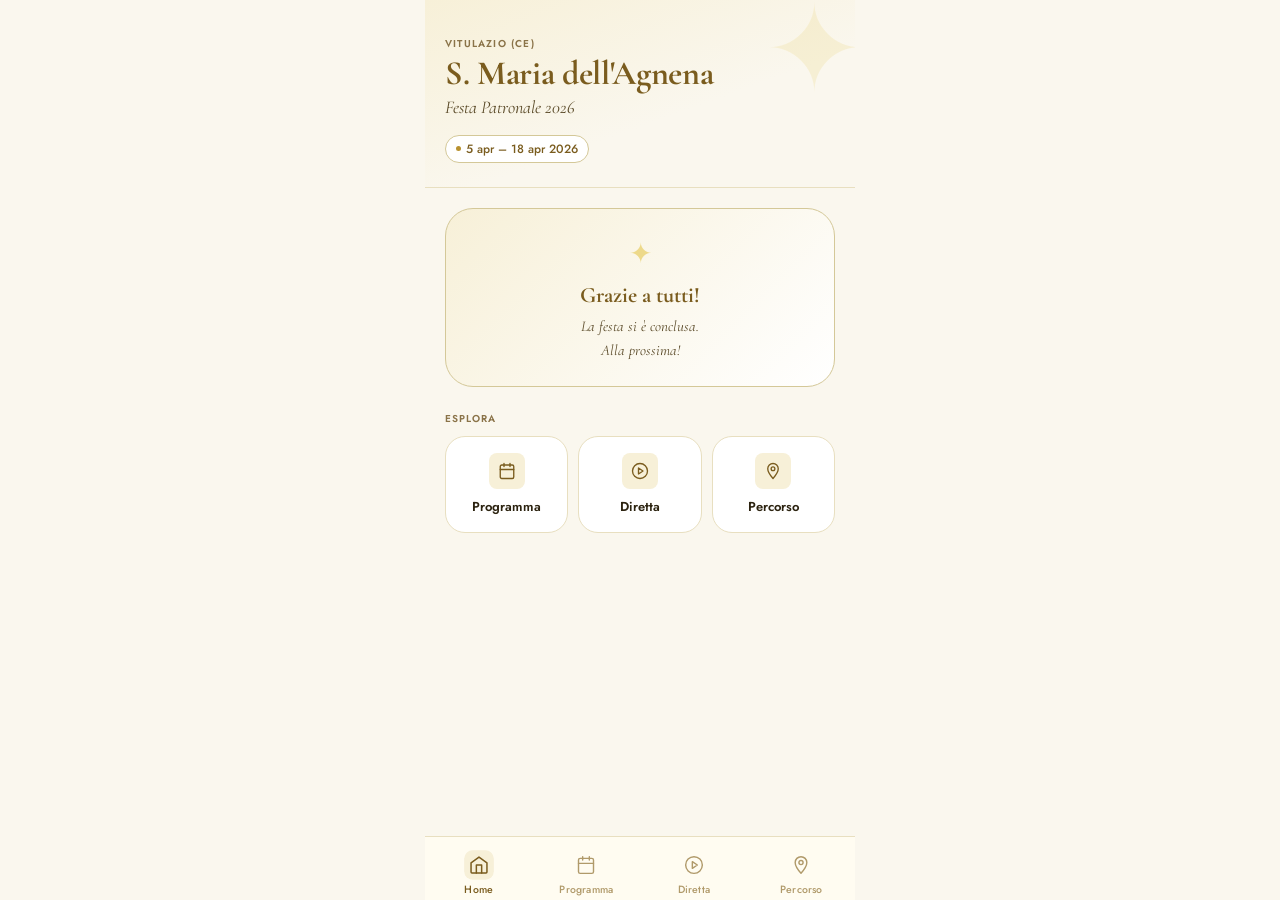
<file: index.html>
<!doctype html><html lang=it><meta charset=UTF-8><meta name=viewport content="width=device-width,initial-scale=1,viewport-fit=cover"><meta name=mobile-web-app-capable content=yes><title>Caricamento...</title><link rel=preconnect href=https://fonts.googleapis.com><link rel=preconnect href=https://fonts.gstatic.com crossorigin><link href="https://fonts.googleapis.com/css2?family=Cormorant+Garamond:ital,wght@0,400;0,500;0,600;0,700;1,400;1,600&family=Jost:wght@300;400;500;600&family=DM+Mono:wght@400&display=swap" rel=stylesheet><link rel=stylesheet href=css/style.min.css><script async src="https://www.googletagmanager.com/gtag/js?id=G-M50ESB9SVB"></script><script>function gtag(){dataLayer.push(arguments)}window.dataLayer=window.dataLayer||[],gtag("js",new Date),gtag("config","G-M50ESB9SVB")</script><div id=app><div class=page-scroll-wrap><div class="page active" id=page-home><div class=home-hero><div class=page-overline id=home-overline></div><div class=home-title id=home-title></div><div class=home-subtitle id=home-subtitle></div><div class=home-meta><span class=home-meta-badge id=home-badge></span></div></div><div id=home-countdown class=countdown-wrap><div class=countdown-card><div class=countdown-label id=cd-label></div><div class=countdown-grid><div class=countdown-unit><div class=countdown-num id=cd-d>—</div><div class=countdown-unit-label>Giorni</div></div><div class=countdown-unit><div class=countdown-num id=cd-h>—</div><div class=countdown-unit-label>Ore</div></div><div class=countdown-unit><div class=countdown-num id=cd-m>—</div><div class=countdown-unit-label>Min</div></div><div class=countdown-unit><div class=countdown-num id=cd-s>—</div><div class=countdown-unit-label>Sec</div></div></div></div></div><div id=home-inevento class=countdown-wrap style=display:none><div class=inevento-card><div class=inevento-header><span class=inevento-live-dot></span> <span class=inevento-live-label id=inevento-live-label>Ora in programma</span></div><div class=inevento-time id=inevento-time>—</div><div class=inevento-title id=inevento-title>—</div><div class=inevento-day id=inevento-day>—</div><div id=inevento-next-wrap class=inevento-next-wrap><span class=inevento-next-label>Prossimo</span> <span class=inevento-next-val id=inevento-next>—</span></div></div></div><div id=home-postfesta class=countdown-wrap style=display:none><div class=postfesta-card><div class=postfesta-icon>✦</div><div class=postfesta-title>Grazie a tutti!</div><div class=postfesta-sub>La festa si è conclusa.<br>Alla prossima!</div></div></div><div class=section-label>Esplora</div><div class=quick-grid><a class=qa href=programma.html><div class=qa-icon><svg viewBox="0 0 24 24"><rect x=3 y=4 width=18 height=18 rx=2 /><path d="M16 2v4M8 2v4M3 10h18"/></svg></div><div class=qa-title>Programma</div></a><a class=qa href=diretta.html><div class=qa-icon><svg viewBox="0 0 24 24"><circle cx=12 cy=12 r=10 /><polygon points="10 8 16 12 10 16 10 8"/></svg></div><div class=qa-title>Diretta</div></a><a class=qa href=percorso.html><div class=qa-icon><svg viewBox="0 0 24 24"><path d="M12 2a7 7 0 0 1 7 7c0 5-7 13-7 13S5 14 5 9a7 7 0 0 1 7-7z"/><circle cx=12 cy=9 r=2.5 /></svg></div><div class=qa-title>Percorso</div></a></div></div></div><nav class=bottom-nav><a class="nav-item active" href=index.html><div class=nav-icon><svg viewBox="0 0 24 24"><path d="M3 9.5L12 3l9 6.5V20a1 1 0 0 1-1 1H4a1 1 0 0 1-1-1V9.5z"/><path d="M9 21V12h6v9"/></svg></div><span class=nav-label>Home</span> </a><a class=nav-item href=programma.html><div class=nav-icon><svg viewBox="0 0 24 24"><rect x=3 y=4 width=18 height=18 rx=2 /><path d="M16 2v4M8 2v4M3 10h18"/></svg></div><span class=nav-label>Programma</span> </a><a class=nav-item href=diretta.html><div class=nav-icon><svg viewBox="0 0 24 24"><circle cx=12 cy=12 r=10 /><polygon points="10 8 16 12 10 16 10 8"/></svg></div><span class=nav-label>Diretta</span> </a><a class=nav-item href=percorso.html><div class=nav-icon><svg viewBox="0 0 24 24"><path d="M12 2a7 7 0 0 1 7 7c0 5-7 13-7 13S5 14 5 9a7 7 0 0 1 7-7z"/><circle cx=12 cy=9 r=2.5 /></svg></div><span class=nav-label>Percorso</span></a></nav></div><script src=js/home.min.js></script>
</file>
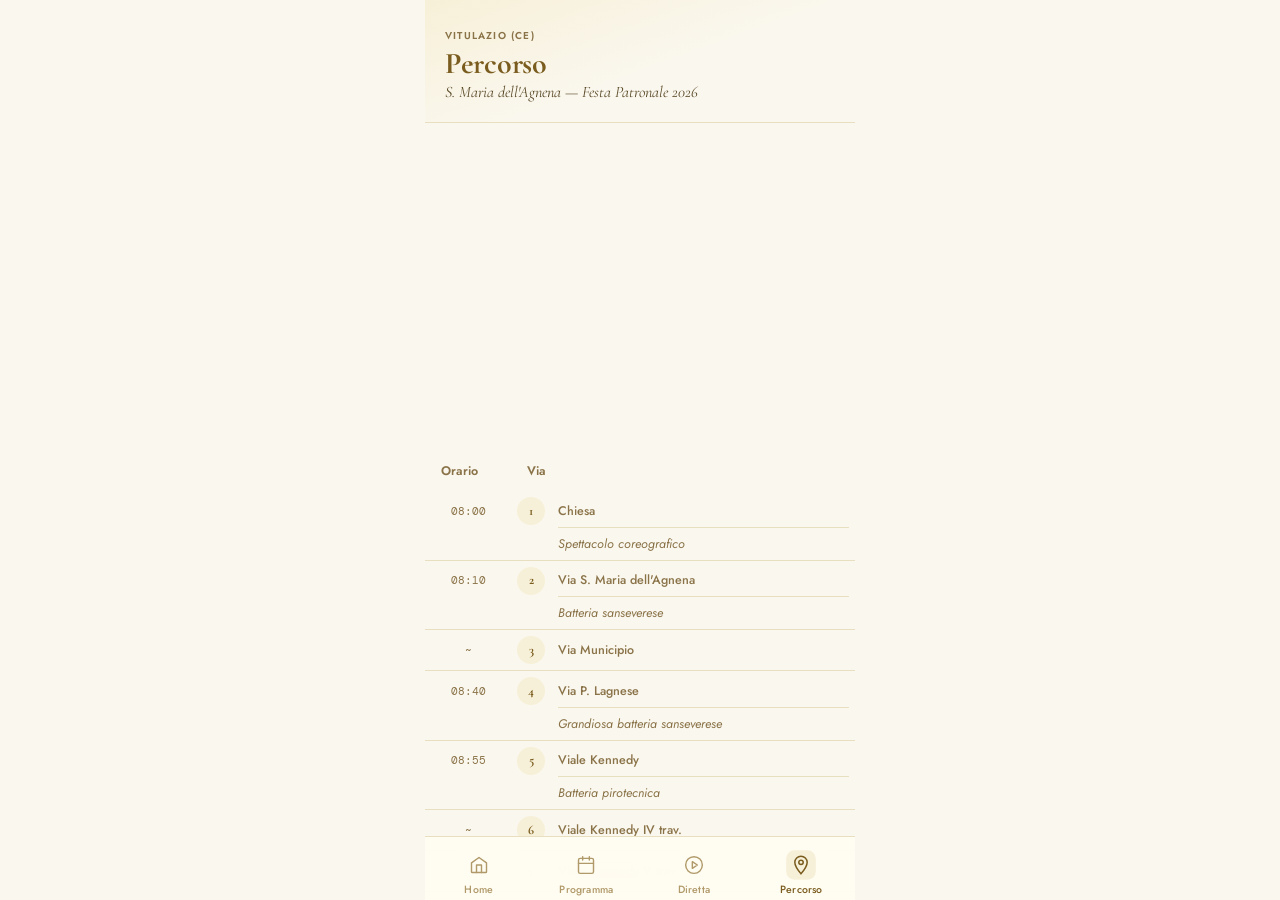
<file: percorso.html>
<!doctype html><html lang=it><meta charset=UTF-8><meta name=viewport content="width=device-width,initial-scale=1,viewport-fit=cover"><meta name=mobile-web-app-capable content=yes><title>Caricamento...</title><link rel=preconnect href=https://fonts.googleapis.com><link rel=preconnect href=https://fonts.gstatic.com crossorigin><link href="https://fonts.googleapis.com/css2?family=Cormorant+Garamond:ital,wght@0,400;0,500;0,600;0,700;1,400;1,600&family=Jost:wght@300;400;500;600&family=DM+Mono:wght@400&display=swap" rel=stylesheet><link rel=stylesheet href=css/style.min.css><script async src="https://www.googletagmanager.com/gtag/js?id=G-M50ESB9SVB"></script><script>function gtag(){dataLayer.push(arguments)}window.dataLayer=window.dataLayer||[],gtag("js",new Date),gtag("config","G-M50ESB9SVB")</script><div id=app><div class=page-scroll-wrap><div class="page active"><div class=prog-hero><div class=page-overline id=prog-overline></div><div class=page-title>Percorso</div><div class=page-subtitle id=prog-subtitle></div></div><iframe src="https://www.google.com/maps/d/u/0/embed?mid=1rh2_hd6pzoq9gibul6cKo008R_3EXCY&ehbc=2E312F&noprof=1&ll=41.16350036714961,14.2149751820934&z=16" width=100% height=310 style=border:0></iframe><table class="route-table event-card-desc"><thead><tr><th>Orario<th colspan=2>Via<tbody id=route-table-body></table></div></div><nav class=bottom-nav><a class=nav-item href=index.html><div class=nav-icon><svg viewBox="0 0 24 24"><path d="M3 9.5L12 3l9 6.5V20a1 1 0 0 1-1 1H4a1 1 0 0 1-1-1V9.5z"/><path d="M9 21V12h6v9"/></svg></div><span class=nav-label>Home</span> </a><a class=nav-item href=programma.html><div class=nav-icon><svg viewBox="0 0 24 24"><rect x=3 y=4 width=18 height=18 rx=2 /><path d="M16 2v4M8 2v4M3 10h18"/></svg></div><span class=nav-label>Programma</span> </a><a class=nav-item href=diretta.html><div class=nav-icon><svg viewBox="0 0 24 24"><circle cx=12 cy=12 r=10 /><polygon points="10 8 16 12 10 16 10 8"/></svg></div><span class=nav-label>Diretta</span> </a><a class="nav-item active" href=percorso.html><div class=nav-icon><svg viewBox="0 0 24 24"><path d="M12 2a7 7 0 0 1 7 7c0 5-7 13-7 13S5 14 5 9a7 7 0 0 1 7-7z"/><circle cx=12 cy=9 r=2.5 /></svg></div><span class=nav-label>Percorso</span></a></nav></div><script src=js/percorso.min.js></script>
</file>
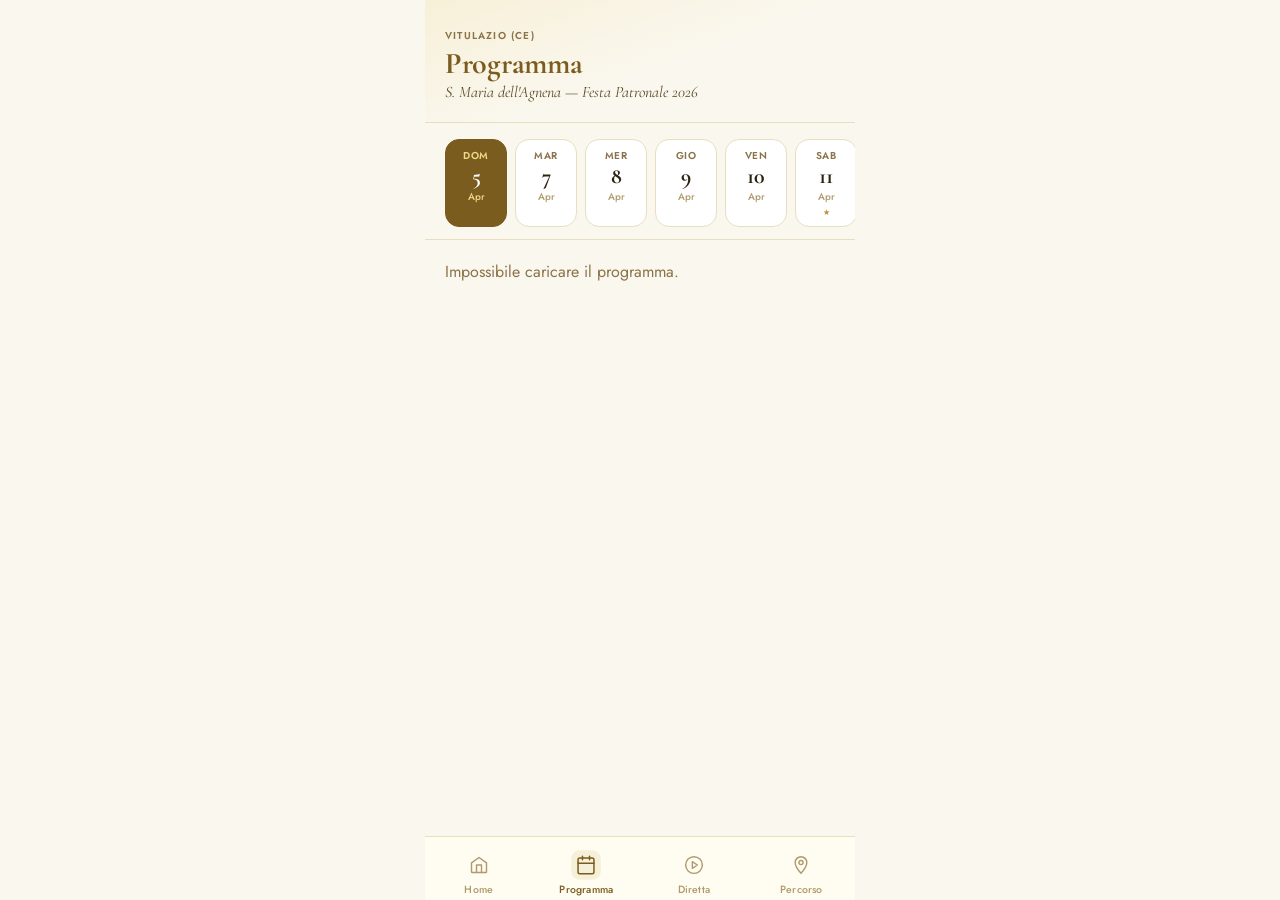
<file: programma.html>
<!doctype html><html lang=it><meta charset=UTF-8><meta name=viewport content="width=device-width,initial-scale=1,viewport-fit=cover"><meta name=mobile-web-app-capable content=yes><title>Caricamento...</title><link rel=preconnect href=https://fonts.googleapis.com><link rel=preconnect href=https://fonts.gstatic.com crossorigin><link href="https://fonts.googleapis.com/css2?family=Cormorant+Garamond:ital,wght@0,400;0,500;0,600;0,700;1,400;1,600&family=Jost:wght@300;400;500;600&family=DM+Mono:wght@400&display=swap" rel=stylesheet><link rel=stylesheet href=css/style.min.css><script async src="https://www.googletagmanager.com/gtag/js?id=G-M50ESB9SVB"></script><script>function gtag(){dataLayer.push(arguments)}window.dataLayer=window.dataLayer||[],gtag("js",new Date),gtag("config","G-M50ESB9SVB")</script><div id=app><div class=page-scroll-wrap><div id=page-programma class="page active"><div class=prog-hero><div class=page-overline id=prog-overline></div><div class=page-title>Programma</div><div class=page-subtitle id=prog-subtitle></div></div><div class=day-tabs-wrap><div class=day-tabs id=day-tabs></div></div><div class=events-scroll><div id=day-contents></div></div></div></div><nav class=bottom-nav><a class=nav-item href=index.html><div class=nav-icon><svg viewBox="0 0 24 24"><path d="M3 9.5L12 3l9 6.5V20a1 1 0 0 1-1 1H4a1 1 0 0 1-1-1V9.5z"/><path d="M9 21V12h6v9"/></svg></div><span class=nav-label>Home</span> </a><a class="nav-item active" href=programma.html><div class=nav-icon><svg viewBox="0 0 24 24"><rect x=3 y=4 width=18 height=18 rx=2 /><path d="M16 2v4M8 2v4M3 10h18"/></svg></div><span class=nav-label>Programma</span> </a><a class=nav-item href=diretta.html><div class=nav-icon><svg viewBox="0 0 24 24"><circle cx=12 cy=12 r=10 /><polygon points="10 8 16 12 10 16 10 8"/></svg></div><span class=nav-label>Diretta</span> </a><a class=nav-item href=percorso.html><div class=nav-icon><svg viewBox="0 0 24 24"><path d="M12 2a7 7 0 0 1 7 7c0 5-7 13-7 13S5 14 5 9a7 7 0 0 1 7-7z"/><circle cx=12 cy=9 r=2.5 /></svg></div><span class=nav-label>Percorso</span></a></nav></div><script src=js/programma.min.js></script>
</file>
